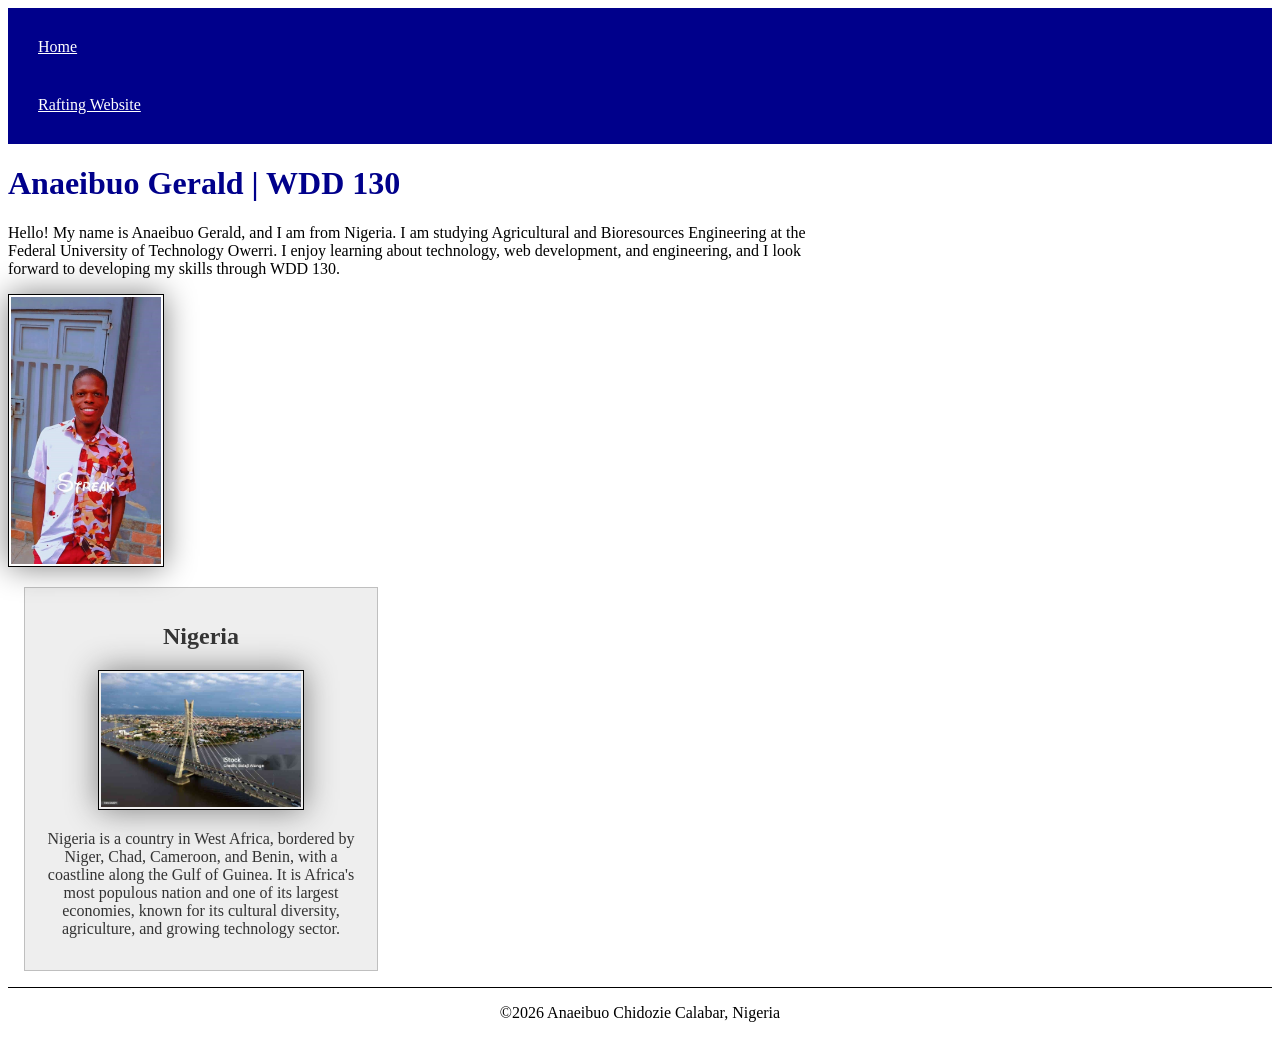
<file: index.html>
<!DOCTYPE html>
<html lang="en">

<head>
    <meta charset="UTF-8">
    <meta name="viewport" content="width=device-width, initial-scale=1.0">
    <title>Anaeibuo Gerald | WDD 130</title>
    <meta name="description"
      content="Anaeibuo's course home page for WDD 130, showcasing my background in agricultural and biosystems engineering.">
    <meta name="author" content="Anaeibuo">
    <link rel="stylesheet" href="styles/styles.css">
</head>

<body>
    <header>
        <nav>
            <a href="#">Home</a>
            <a href="wwr/">Rafting Website</a>
        </nav>
    </header>
    <main>
        <h1>Anaeibuo Gerald | WDD 130</h1>
        <p>
            Hello! My name is Anaeibuo Gerald, and I am from Nigeria. I am studying Agricultural and
            Bioresources Engineering at the Federal University of Technology Owerri. I enjoy
            learning about
            technology, web development, and engineering, and I look forward to developing my skills
            through WDD
            130.
        </p>
        <img src="images/profile.jpg" alt="Anaeibuo Gerald smiling." width="200">
    </main>
    <aside>
        <h2>Nigeria</h2>
        <img src="images/nigeria.jpg" alt="Landscape in Nigeria.">
        <p>
            Nigeria is a country in West Africa, bordered by Niger, Chad, Cameroon, and Benin, with
            a coastline along the Gulf of Guinea. It is Africa's most populous nation and one of its
            largest economies, known for its cultural diversity, agriculture, and growing technology
            sector.
        </p>
    </aside>
    <footer>
        <p>&copy;2026 Anaeibuo Chidozie Calabar, Nigeria</p>
    </footer>
</body>

</html>
</file>
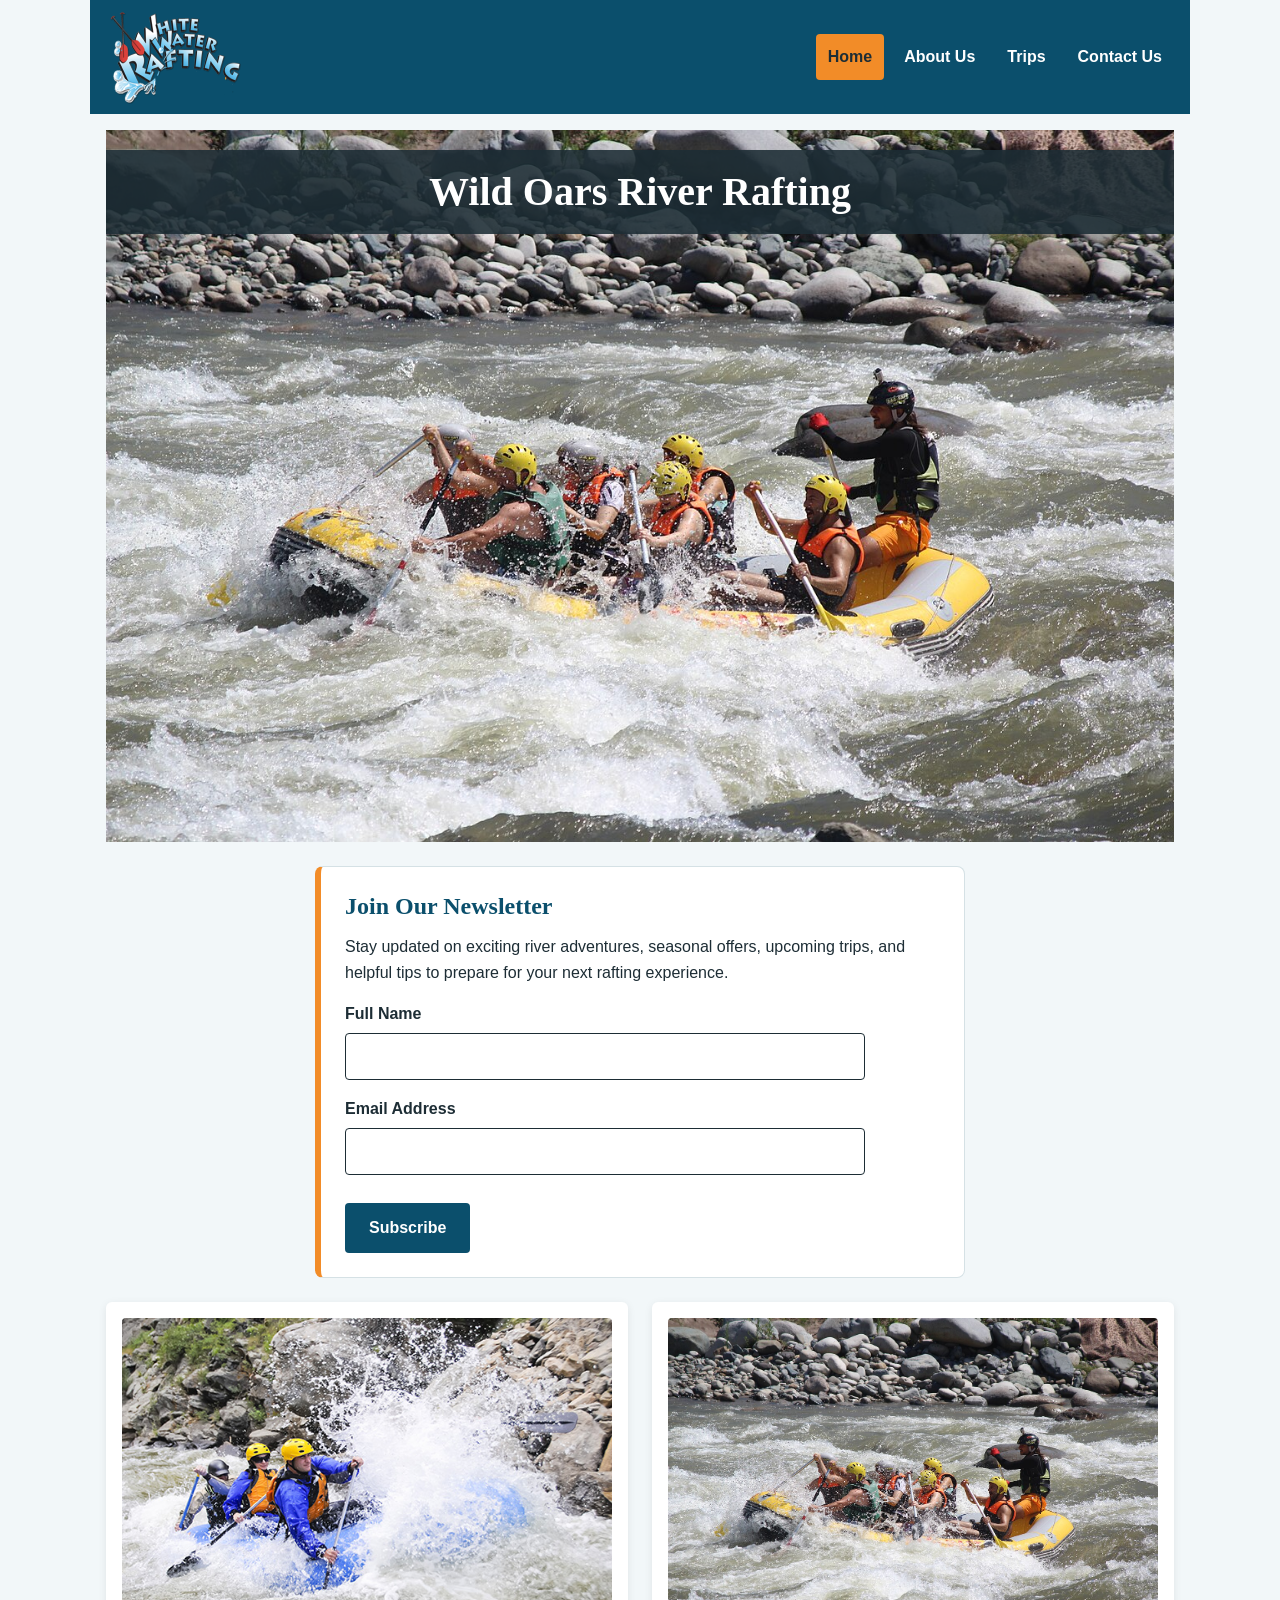
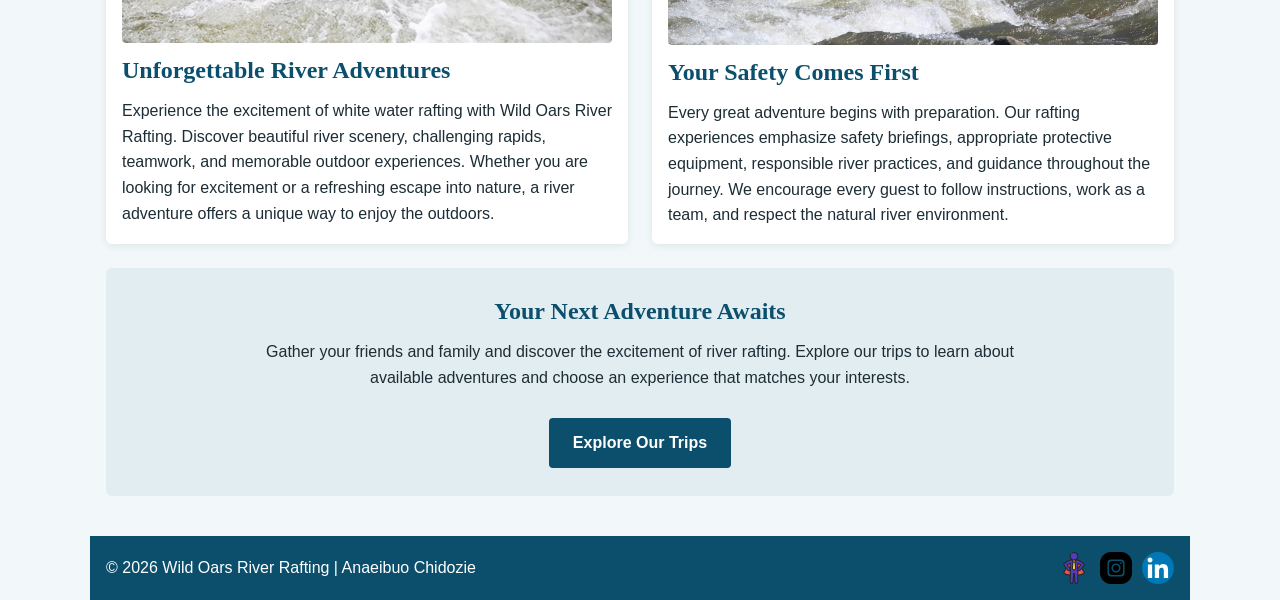
<file: wwr/index.html>
<!DOCTYPE html>
<html lang="en">

<head>
    <meta charset="UTF-8">
    <meta name="viewport" content="width=device-width, initial-scale=1.0">

    <meta name="description" content="Discover exciting white water rafting adventures with Wild Oars River Rafting. Explore river experiences, outdoor activities, and unforgettable adventures.">

    <meta name="author" content="Anaeibuo Chidozie">

    <title>Home | Wild Oars River Rafting</title>

    <link rel="stylesheet" href="styles/rafting.css">
</head>

<body>
    <header>
        <img src="images/logo.png"
             alt="Wild Oars River Rafting logo"
             width="137"
             height="98">

        <nav>
            <ul>
                <li><a href="index.html" aria-current="page">Home</a></li>
                <li><a href="about.html">About Us</a></li>
                <li><a href="trips.html">Trips</a></li>
                <li><a href="contact.html">Contact Us</a></li>
            </ul>
        </nav>
    </header>

    <main>
        <section class="hero">
            <img src="images/hero-rafting.jpg"
                 alt="Rafters navigating exciting white water rapids">

            <h1>Wild Oars River Rafting</h1>
        </section>

        <section class="newsletter">
            <h2>Join Our Newsletter</h2>

            <p>
                Stay updated on exciting river adventures, seasonal
                offers, upcoming trips, and helpful tips to prepare
                for your next rafting experience.
            </p>

            <form action="#" method="get">
                <div class="field">
                    <label for="newsletter-name">Full Name</label>
                    <input type="text"
                           id="newsletter-name"
                           name="name"
                           autocomplete="name"
                           required>
                </div>

                <div class="field">
                    <label for="newsletter-email">Email Address</label>
                    <input type="email"
                           id="newsletter-email"
                           name="email"
                           autocomplete="email"
                           required>
                </div>

                <button class="submit-button" type="submit">
                    Subscribe
                </button>
            </form>
        </section>

        <section class="home-grid">
            <article>
                <img src="images/happy-rafters.jpg"
                     alt="Rafters enjoying a white water adventure">

                <h2>Unforgettable River Adventures</h2>

                <p>
                    Experience the excitement of white water rafting
                    with Wild Oars River Rafting. Discover beautiful
                    river scenery, challenging rapids, teamwork, and
                    memorable outdoor experiences. Whether you are
                    looking for excitement or a refreshing escape into
                    nature, a river adventure offers a unique way to
                    enjoy the outdoors.
                </p>
            </article>

            <article>
                <img src="images/hero-rafting.jpg"
                     alt="A rafting team navigating powerful rapids">

                <h2>Your Safety Comes First</h2>

                <p>
                    Every great adventure begins with preparation.
                    Our rafting experiences emphasize safety
                    briefings, appropriate protective equipment,
                    responsible river practices, and guidance
                    throughout the journey. We encourage every guest
                    to follow instructions, work as a team, and
                    respect the natural river environment.
                </p>
            </article>
        </section>

        <section class="call-to-action">
            <h2>Your Next Adventure Awaits</h2>

            <p>
                Gather your friends and family and discover the
                excitement of river rafting. Explore our trips to
                learn about available adventures and choose an
                experience that matches your interests.
            </p>

            <a class="cta-link" href="trips.html">
                Explore Our Trips
            </a>
        </section>
    </main>

    <footer>
        <p>
            &copy; 2026 Wild Oars River Rafting |
            Anaeibuo Chidozie
        </p>

        <nav class="socialmedia">
            <a href="https://facebook.com"
               aria-label="Visit Facebook">
                <img src="images/hero.png"
                     alt="Facebook">
            </a>

            <a href="https://instagram.com"
               aria-label="Visit Instagram">
                <img src="images/instagram.png"
                     alt="Instagram">
            </a>

            <a href="https://linkedin.com"
               aria-label="Visit LinkedIn">
                <img src="images/linkedin.svg"
                     alt="LinkedIn">
            </a>
        </nav>
    </footer>
</body>

</html>
</file>
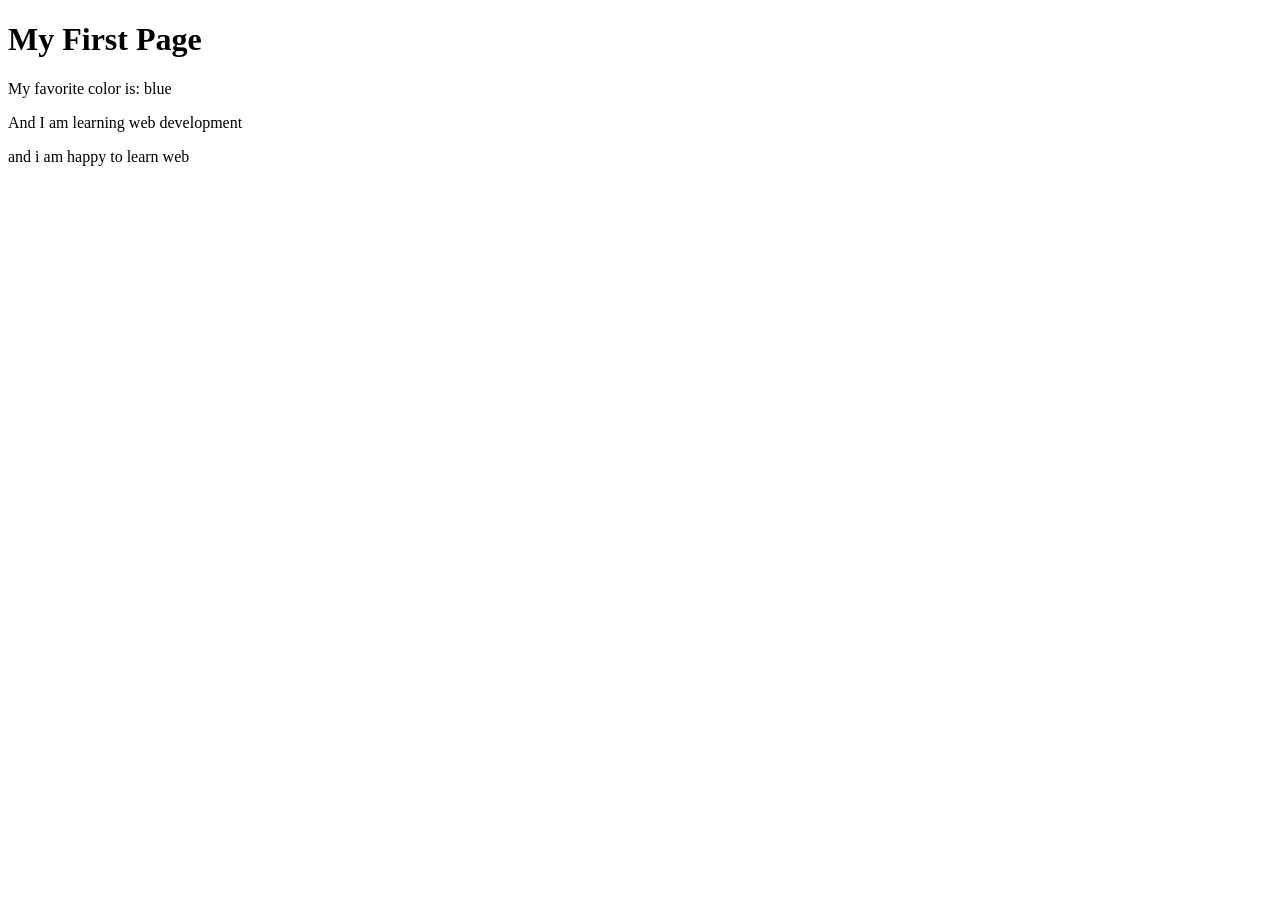
<file: week01/first-page.html>
<!DOCTYPE html>
<html lang="en">

<head>
    <meta charset="UTF-8">
    <meta name="viewport" content="width=device-width, initial-scale=1.0">
    <title>My First Page</title>
</head>

<body>
    <h1>My First Page</h1>
    <p>My favorite color is: blue </p>
    <p>And I am learning web development </p>
    <p> and i am happy to learn web</p>
</body>

</html>
</file>
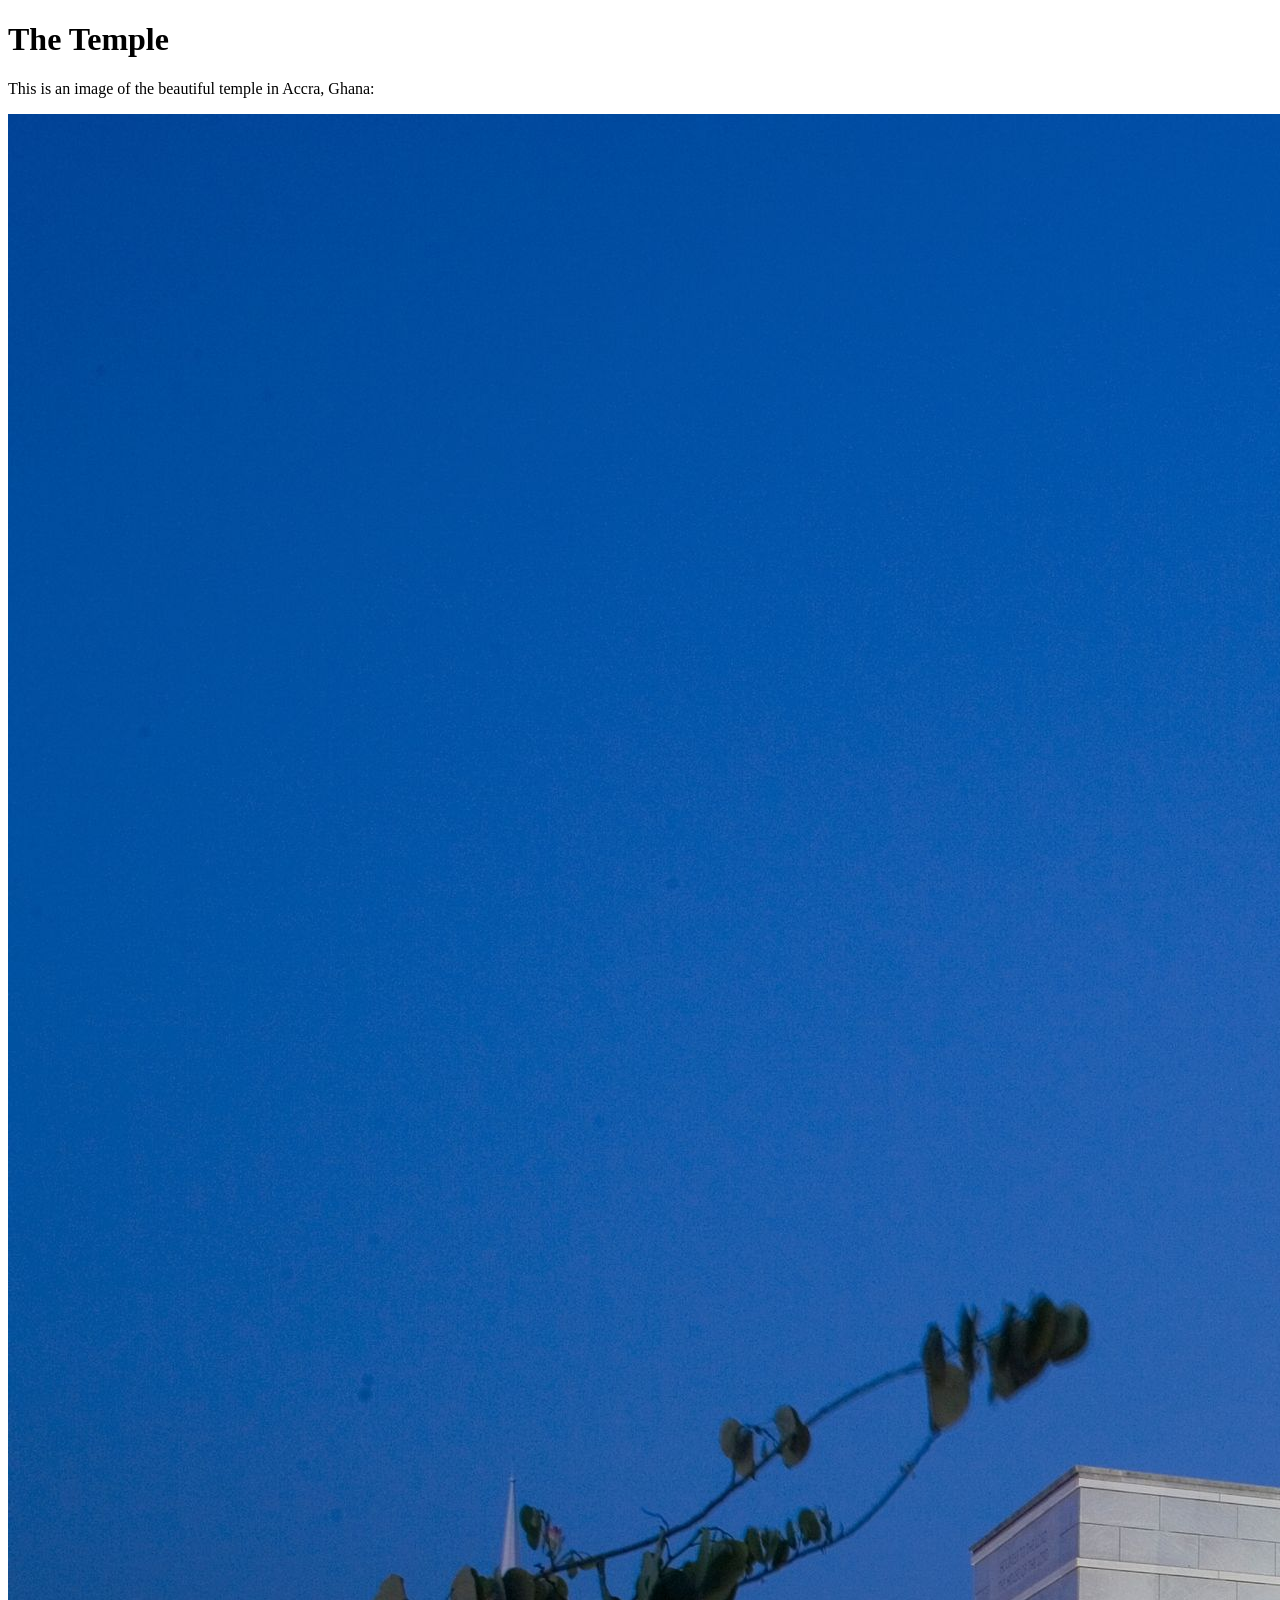
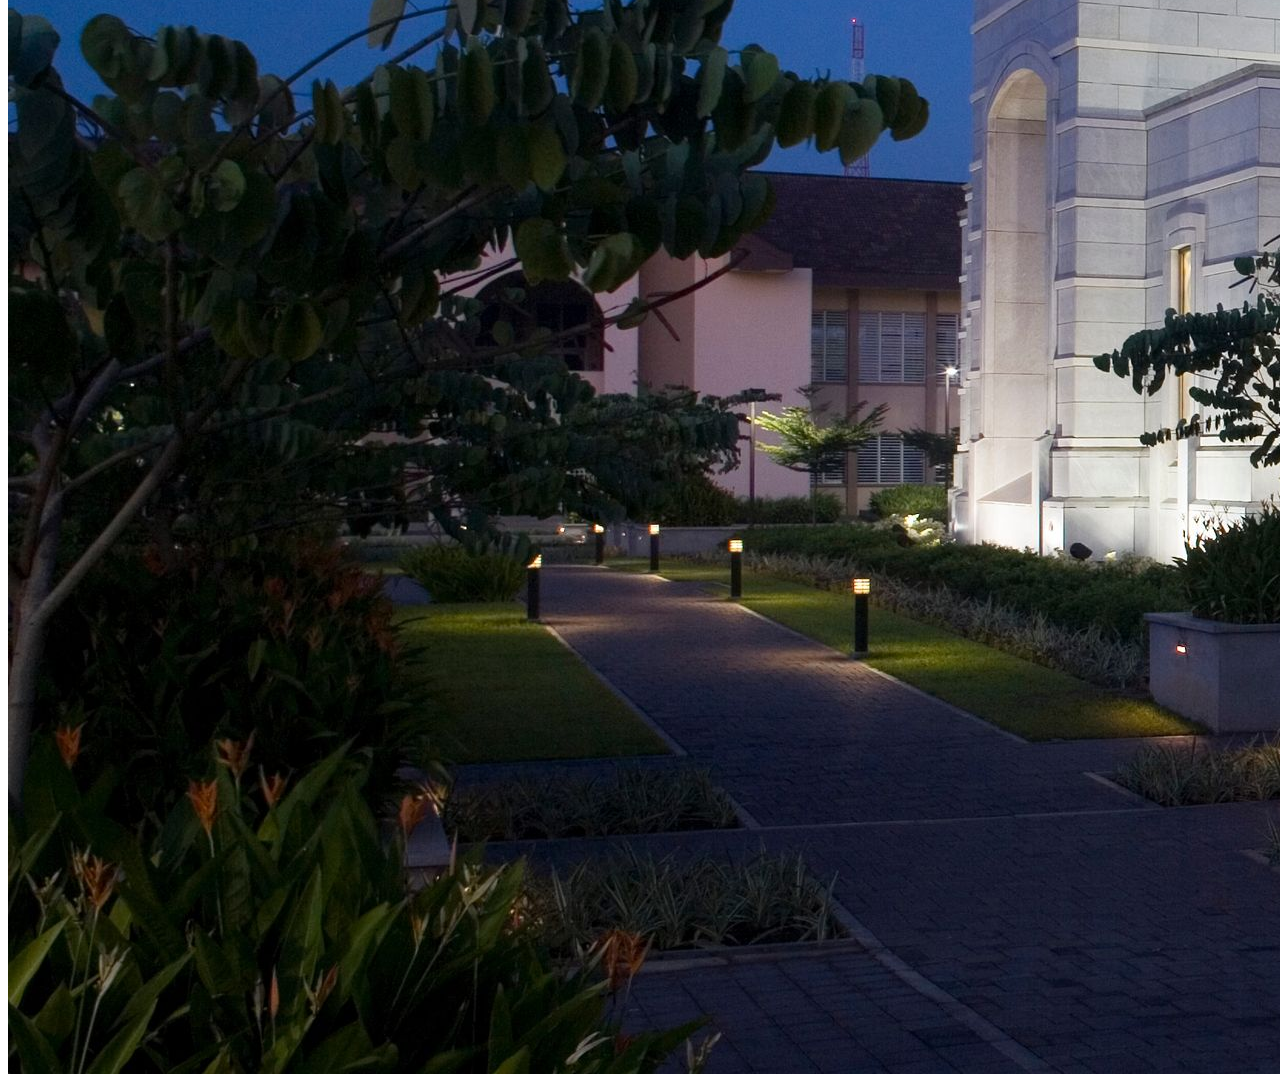
<file: week01/images.html>
<!DOCTYPE html>
<html lang="en">
<head>
    <meta charset="UTF-8">
    <meta name="viewport" content="width=device-width, initial-scale=1.0">
    <title>Temple Image</title>
</head>
<body>
    <h1>The Temple</h1>
    <p>This is an image of the beautiful temple in Accra, Ghana:</p>
    <img src="images/temple-large.jpeg" alt="The Accra Ghana Temple">
    
</body>
</html>
</file>
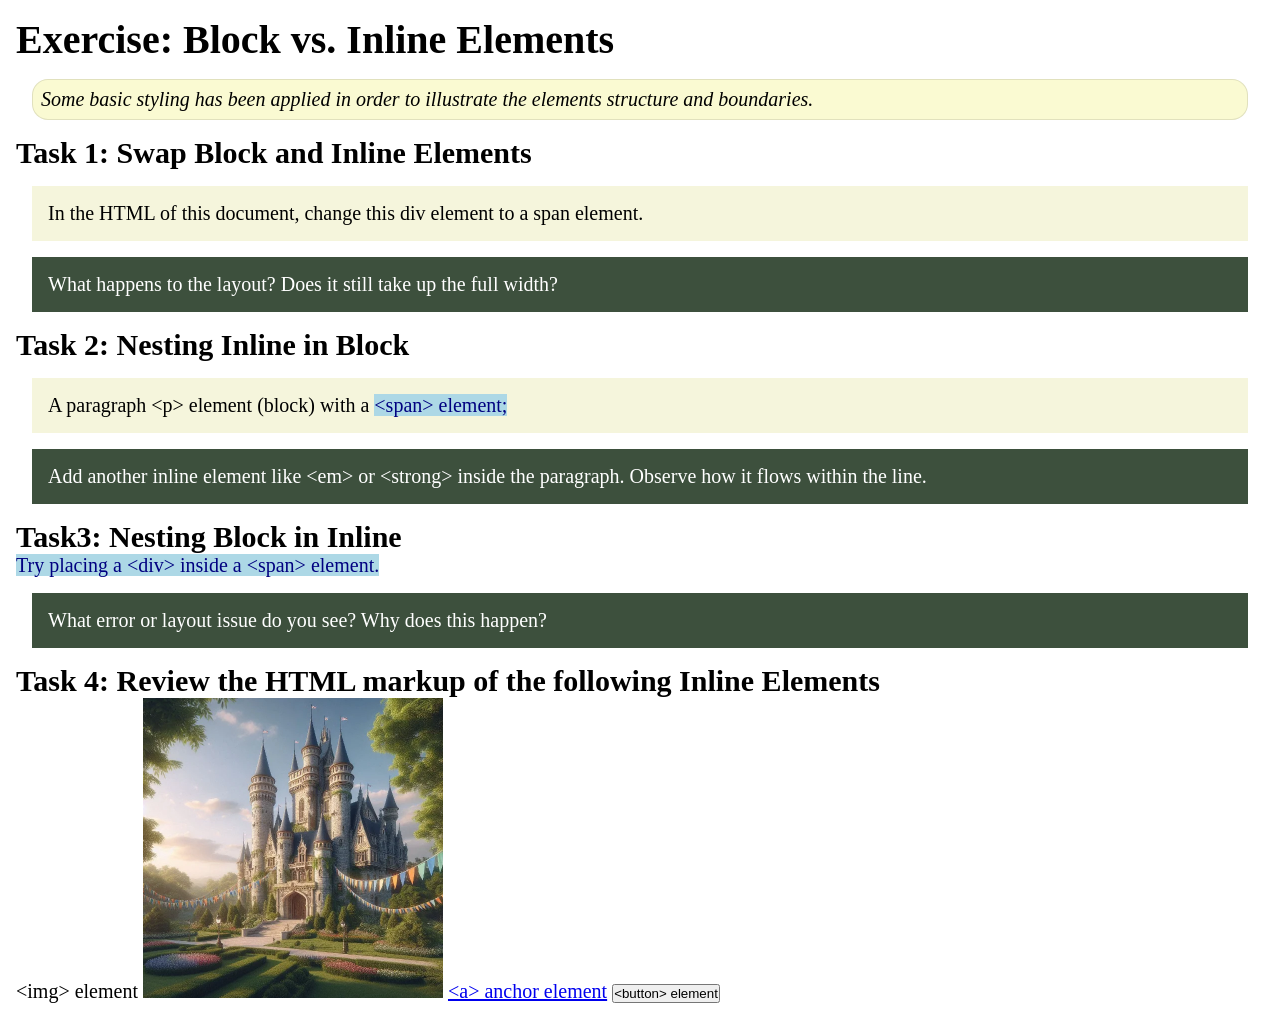
<file: week02/block-vs-inline.html>
<!DOCTYPE html>
<html lang="en">

<head>
    <meta charset="UTF-8">
    <meta name="viewport" content="width=device-width, initial-scale=1.0">
    <title>Exercise: Block vs. Inline Elements</title>
    <link rel="stylesheet" href="styles/block-vs-inline.css">
</head>

<body>
    <main>
        <h1>Exercise: Block vs. Inline Elements</h1>
        <p class="note">Some basic styling has been applied in order to illustrate the elements structure and
            boundaries.</p>

        <h2>Task 1: Swap Block and Inline Elements</h2>
        <div>In the HTML of this document, change this div element to a span element.</div>

        <p class="question">What happens to the layout? Does it still take up the full width?</p>

        <h2>Task 2: Nesting Inline in Block</h2>
        <p>A paragraph &lt;p&gt; element (block) with a <span>&lt;span&gt; element;</span></p>
        <p class="question">Add another inline element like &lt;em&gt; or &lt;strong&gt; inside the paragraph. Observe
            how it flows within the line.</p>

        <h2>Task3: Nesting Block in Inline</h2>
        <span>Try placing a &lt;div&gt; inside a &lt;span&gt; element.</span>
            <p class="question">What error or layout issue do you see? Why does this happen?</p>


            <h2>Task 4: Review the HTML markup of the following Inline Elements</h2>
        &lt;img&gt; element
        <img src="images/castle.webp" alt="placeholder image (images are inline)" width="300" height="300">
        <a href="https://churchofjesuschrist.org">&lt;a&gt; anchor element</a>
        <button type="button">&lt;button&gt; element</button>
    </main>
</body>

</html>
</file>
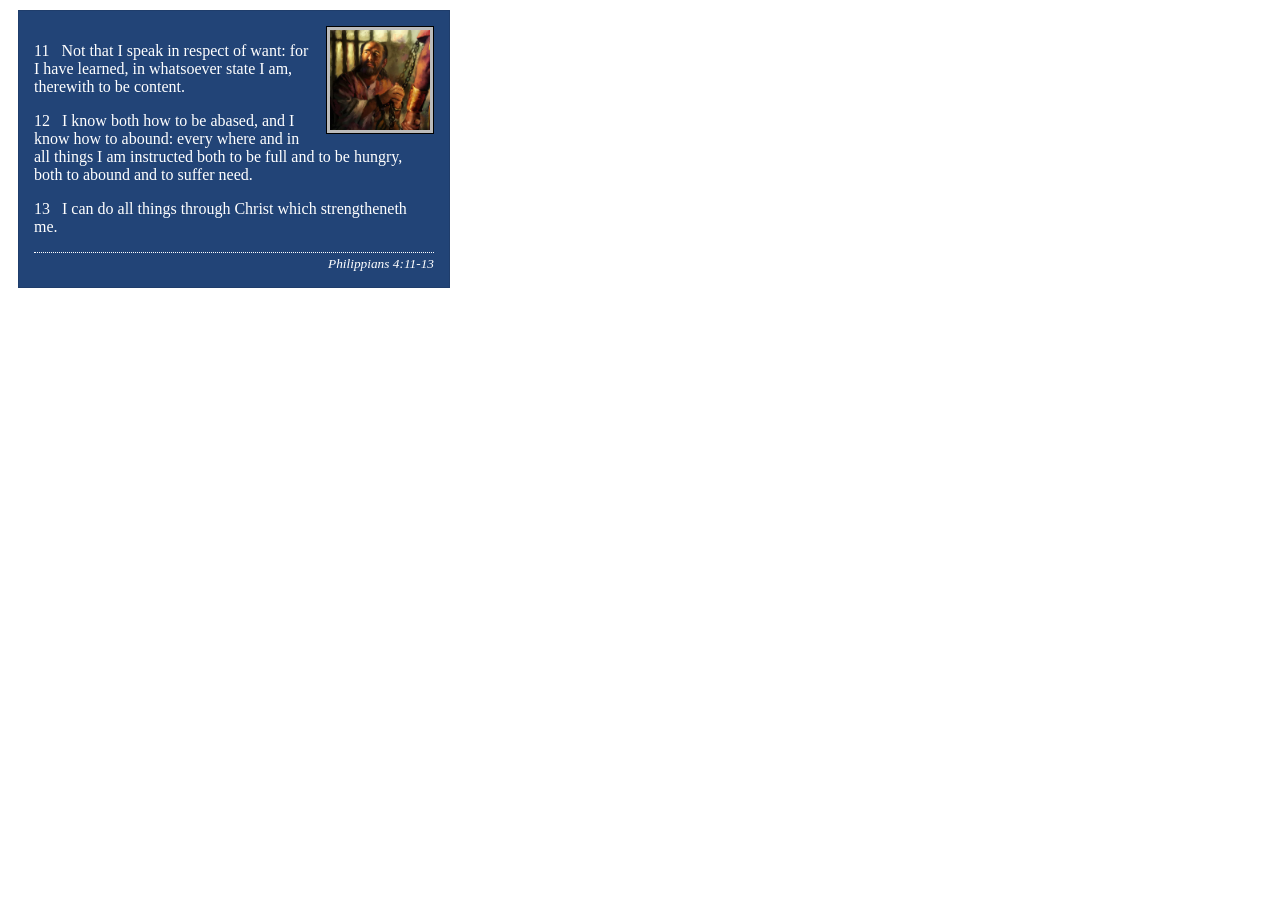
<file: week02/box-model-solution.html>
<!DOCTYPE html>
<html lang="en">
<head>
    <meta charset="UTF-8">
    <meta name="viewport" content="width=device-width, initial-scale=1.0">
    <title>Box Model Activity</title>
    <link rel="stylesheet" href="styles/box-model-solution.css">
</head>
<body>
    <main>
        <div class="callout">
            <img src="images/apostle-paul-imprisoned.webp" alt="Paul the Apostle - Imprisoned in Rome" width="200" height="200">
            <blockquote>
                <p>11 &nbsp; Not that I speak in respect of want: for I have learned, in whatsoever state I am, therewith to be content.</p>
                <p>12 &nbsp; I know both how to be abased, and I know how to abound: every where and in all things I am instructed both to be full and to be hungry, both to abound and to suffer need.</p>
                <p>13 &nbsp; I can do all things through Christ which strengtheneth me.</p>
            </blockquote>
            <cite>Philippians 4:11-13</cite>
        </div>
    </main>
</body>
</html>
</file>
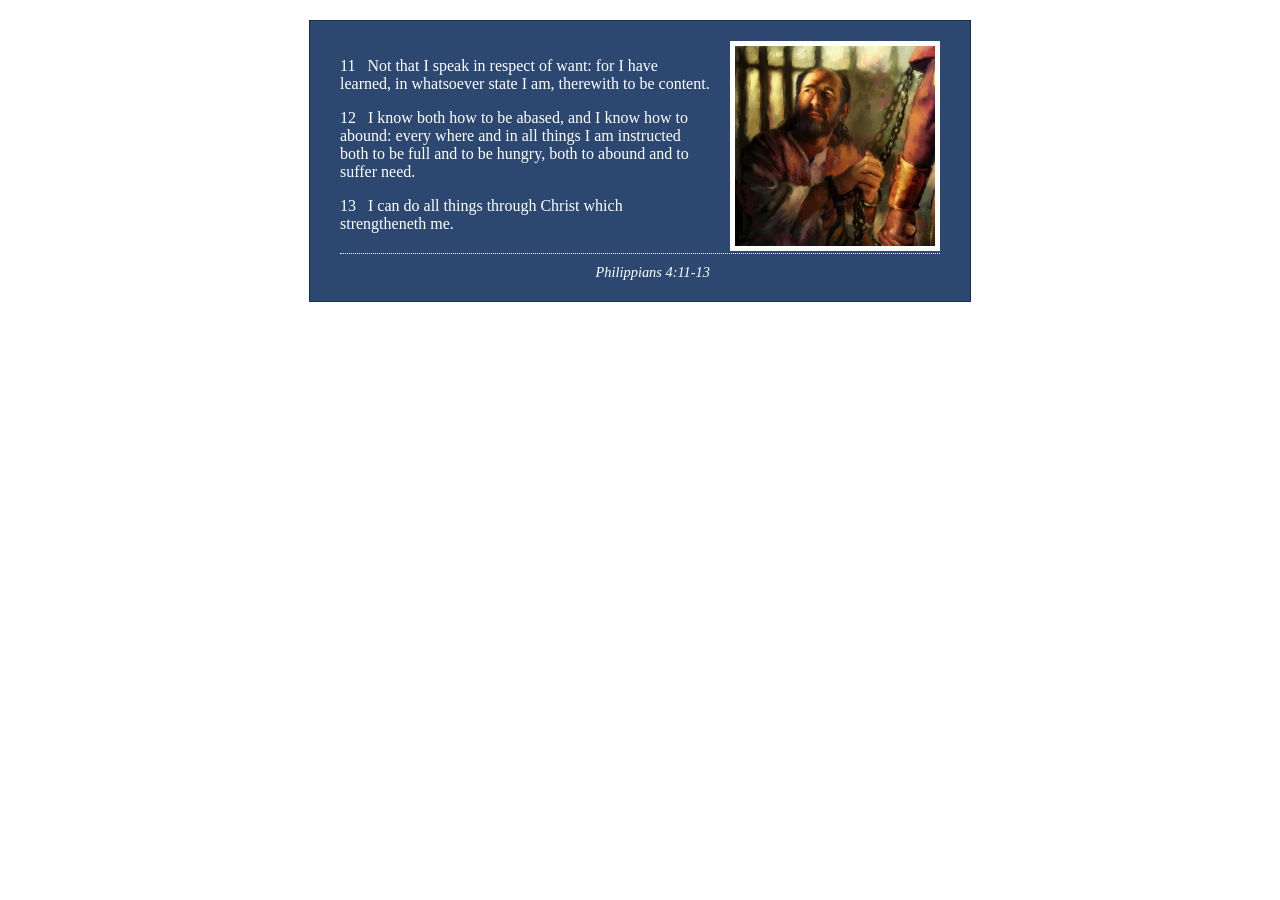
<file: week02/box-model.html>
<!DOCTYPE html>
<html lang="en">

<head>
    <meta charset="UTF-8">
    <meta name="viewport" content="width=device-width, initial-scale=1.0">
    <title>Box Model Activity</title>
    <link rel="stylesheet" href="styles/box-model.css">
</head>

<body>
    <main>
        <div class="callout">
            <img src="images/apostle-paul-imprisoned.webp"
              alt="Paul the Apostle - Imprisoned in Rome" width="200" height="200">
            <blockquote>
                <p>11 &nbsp; Not that I speak in respect of want: for I have learned, in whatsoever
                    state I am, therewith to be content.</p>
                <p>12 &nbsp; I know both how to be abased, and I know how to abound: every where and
                    in all things I am instructed both to be full and to be hungry, both to abound
                    and to suffer need.</p>
                <p>13 &nbsp; I can do all things through Christ which strengtheneth me.</p>
            </blockquote>
            <cite>Philippians 4:11-13</cite>
        </div>
    </main>
</body>

</html>
</file>
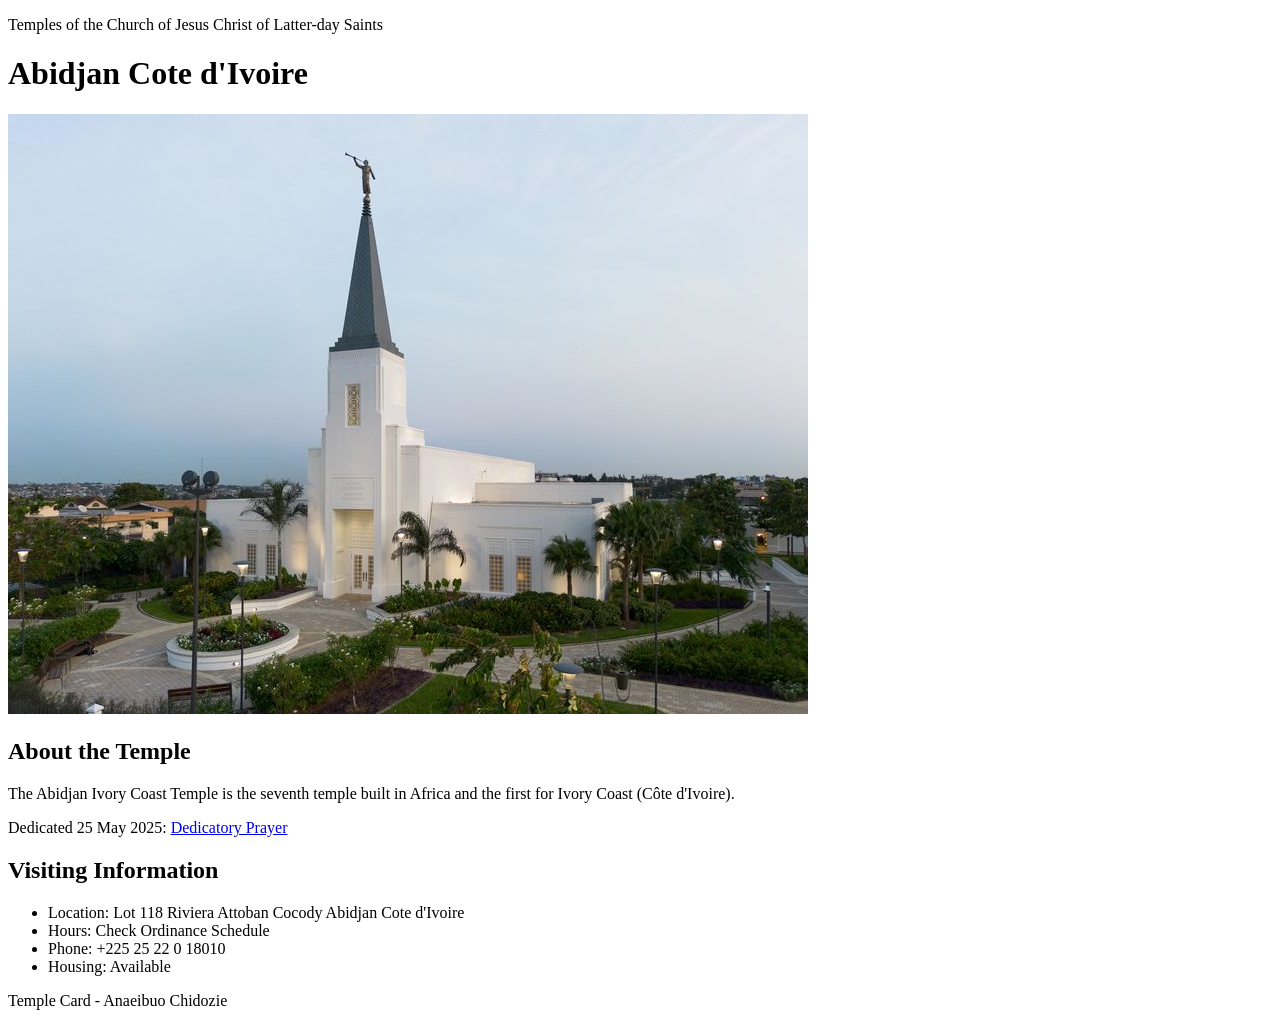
<file: week02/temple.html>
<!DOCTYPE html>
<html lang="en">

<head>
    <meta charset="UTF-8">
    <meta name="viewport" content="width=device-width, initial-scale=1.0">
    <title>Temple Card - Abidjan Cote d'Ivoire</title>
</head>

<body>
    <header>
        <p>Temples of the Church of Jesus Christ of Latter-day Saints</p>
    </header>
    <main>
        <h1>Abidjan Cote d'Ivoire</h1>
        <picture>
            <img src="images/abidjan-ivory-coast.jpeg" alt="Abidjan Cote d'Ivoire Temple">
        </picture>
        <section>
            <h2>About the Temple</h2>
            <p>The Abidjan Ivory Coast Temple is the seventh temple built in Africa and the first
                for Ivory Coast (Côte
                d'Ivoire).</p>
            <p>Dedicated 25 May 2025: <a
                  href="https://www.churchofjesuschrist.org/temples/dedicatory-prayer/abidjan-ivory-coast-temple/2025-05-25?lang=eng"
                  target="_blank" rel="noopener noreferrer">Dedicatory Prayer</a></p>
        </section>
        <section>
            <h2>Visiting Information</h2>
            <ul>
                <li>Location: Lot 118 Riviera Attoban Cocody Abidjan Cote d'Ivoire</li>
                <li>Hours: Check Ordinance Schedule</li>
                <li>Phone: +225 25 22 0 18010</li>
                <li>Housing: Available</li>
            </ul>
        </section>
    </main>
    <footer>
        <p>Temple Card - Anaeibuo Chidozie</p>
    </footer>
</body>

</html>
</file>
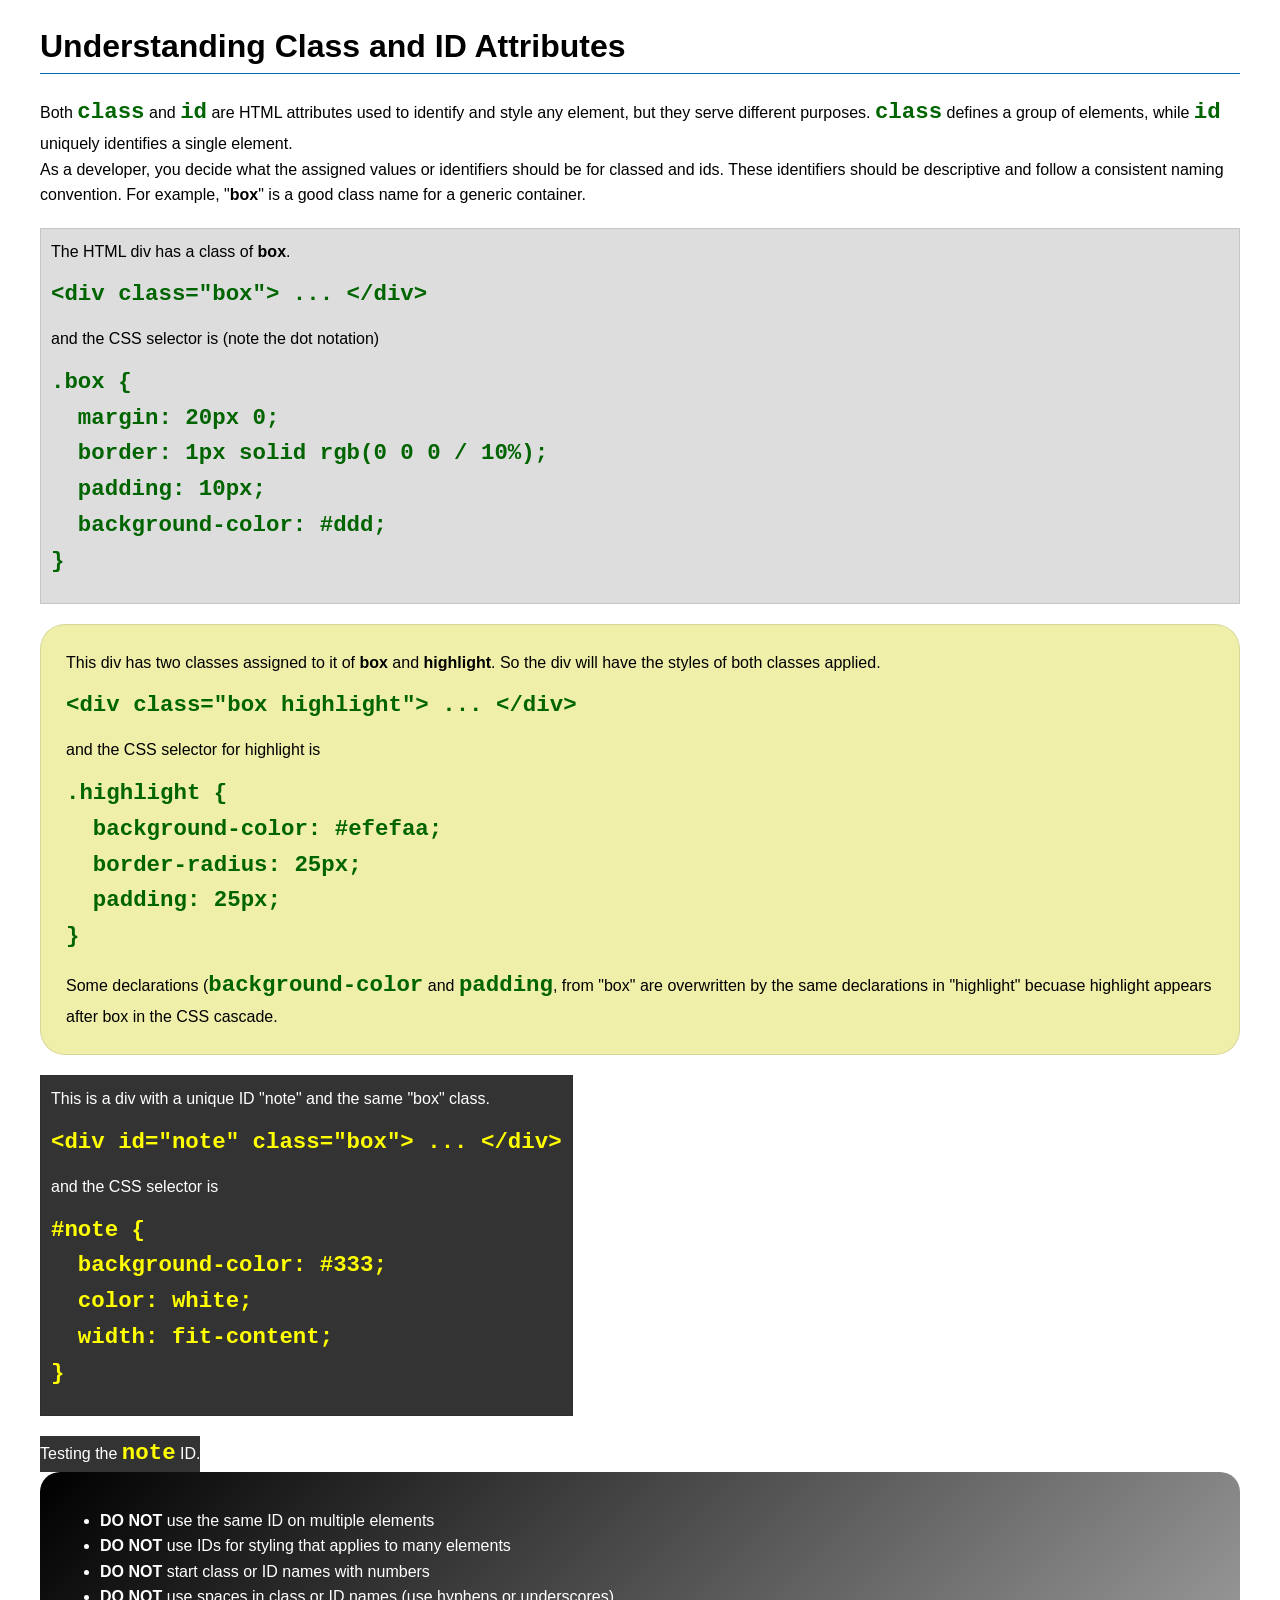
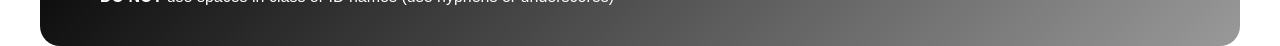
<file: week03/class-and-id.html>
<!DOCTYPE html>
<html lang="en">

<head>
    <meta charset="UTF-8">
    <meta name="viewport" content="width=device-width, initial-scale=1.0">
    <title>Class vs ID Attributes</title>
    <link rel="stylesheet" href="styles/class-and-id.css">
</head>

<body>
    <h1>Understanding Class and ID Attributes</h1>
    <p>Both <code>class</code> and <code>id</code> are HTML attributes used to identify and style any element, but they
        serve different purposes. <code>class</code> defines a group of elements, while <code>id</code> uniquely
        identifies a single element.</p>
    <p>As a developer, you decide what the assigned values or identifiers should be for classed and ids. These
        identifiers should be
        descriptive and follow a consistent naming convention. For example, "<strong>box</strong>" is a good class name
        for a generic container.</p>
    <div class="box">
        <p>The HTML div has a class of <strong>box</strong>.</p>
        <pre><code class="html">&lt;div class="box"&gt; ... &lt;/div&gt;</code></pre>
        and the CSS selector is (note the dot notation)
        <pre><code class="css">.box {
  margin: 20px 0;
  border: 1px solid rgb(0 0 0 / 10%);
  padding: 10px;
  background-color: #ddd; 
}</code></pre>
    </div>

    <div class="box highlight">
        <p>This div has two classes assigned to it of <strong>box</strong> and <strong>highlight</strong>. So the div
            will have the styles of both classes applied.</p>
        <pre><code class="html">&lt;div class="box highlight"&gt; ... &lt;/div&gt;</code></pre>
        and the CSS selector for highlight is
        <pre><code class="css">.highlight {
  background-color: #efefaa;
  border-radius: 25px;
  padding: 25px;
}</code></pre>
<p>Some declarations (<code>background-color</code> and <code>padding</code>, from "box" are overwritten by the same declarations in "highlight" becuase highlight appears after box in the CSS cascade.</p>
    </div>

    <div id="note" class="box">
        <p>This is a div with a unique ID "note" and the same "box" class.</p>
        <pre><code class="html">&lt;div id="note" class="box"&gt; ... &lt;/div&gt;</code></pre>
        and the CSS selector is
        <pre><code class="css">#note {
  background-color: #333;
  color: white;
  width: fit-content;
}</code></pre>
    </div>

    <div id="note">
        <p>Testing the <code>note</code> ID.</p>
    </div>

    <section id="best-practice">
        <ul>
            <li><strong>DO NOT</strong> use the same ID on multiple elements</li>
            <li><strong>DO NOT</strong> use IDs for styling that applies to many elements</li>
            <li><strong>DO NOT</strong> start class or ID names with numbers</li>
            <li><strong>DO NOT</strong> use spaces in class or ID names (use hyphens or underscores)</li>
        </ul>
    </section>




</body>

</html>
</file>
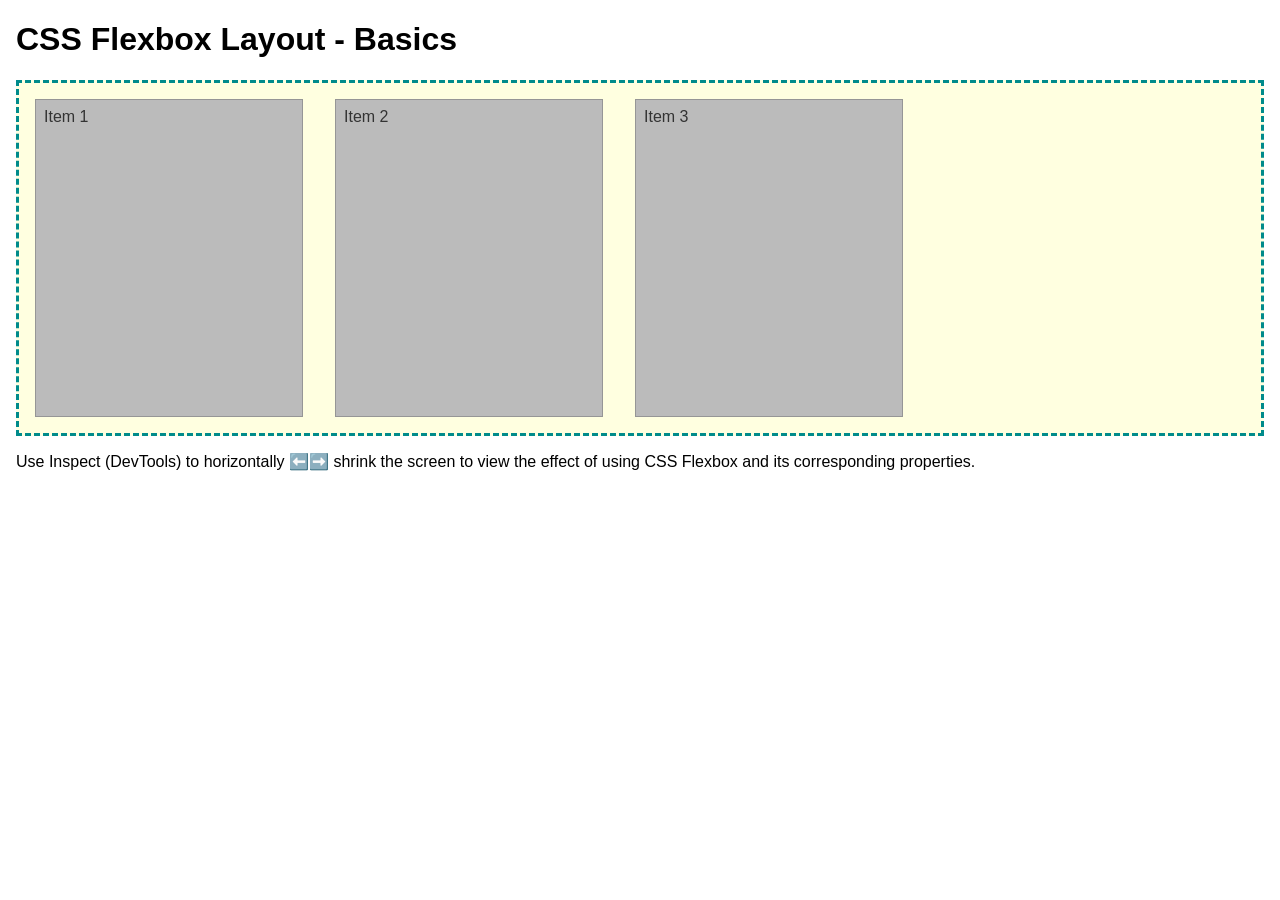
<file: week04/flexbox-layout.html>
<!DOCTYPE html>
<html lang="en">
<head>
    <meta charset="UTF-8">
    <meta name="viewport" content="width=device-width, initial-scale=1.0">
    <title>CSS Flexbox Layout - Basics</title>
    <link rel="stylesheet" href="styles/flexbox.css">
</head>
<body>
    <main>
        <h1>CSS Flexbox Layout - Basics</h1>
        <div class="flex-container">
            <div class="flex-item item1">Item 1</div>
            <div class="flex-item item2">Item 2</div>
            <div class="flex-item item3">Item 3</div>
        </div>
        <p>Use Inspect (DevTools) to horizontally ⬅️➡️ shrink the screen to view the effect of using CSS Flexbox and its corresponding properties.</p>
    </main>
</body>
</html>
</file>
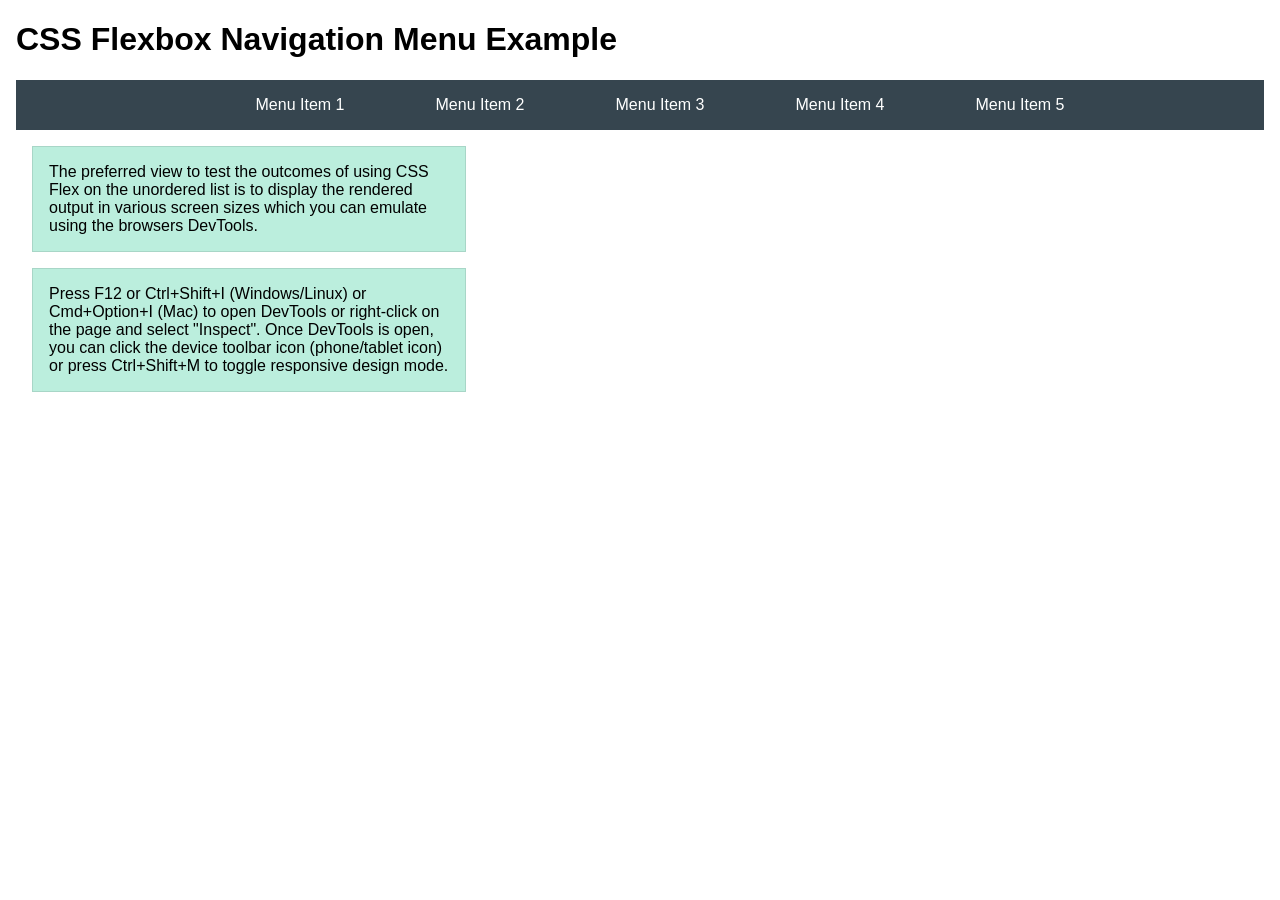
<file: week04/flexbox-menu.html>
<!DOCTYPE html>
<html lang="en">
<head>
    <meta charset="UTF-8">
    <meta name="viewport" content="width=device-width, initial-scale=1.0">
    <title>CSS Flexbox - Navigation Menu</title>
    <link rel="stylesheet" href="styles/flexbox-menu.css">
</head>
<body>
    <main>
        <h1>CSS Flexbox Navigation Menu Example</h1>
        <nav>
            <ul>
                <li><a href="#">Menu Item 1</a></li>
                <li><a href="#">Menu Item 2</a></li>
                <li><a href="#">Menu Item 3</a></li>
                <li><a href="#">Menu Item 4</a></li>
                <li><a href="#">Menu Item 5</a></li>
            </ul>
        </nav>
        <p>The preferred view to test the outcomes of using CSS Flex on the unordered list is to display the rendered output in various screen sizes which you can emulate using the browsers DevTools.</p>

        <p>Press F12 or Ctrl+Shift+I (Windows/Linux) or Cmd+Option+I (Mac) to open DevTools or right-click on the page and select "Inspect". Once DevTools is open, you can click the device toolbar icon (phone/tablet icon) or press Ctrl+Shift+M to toggle responsive design mode.</p>

                      
        
    </main>
</body>
</html>
</file>
<file: styles/styles.css>
nav {
    background-color: darkblue;
    padding: 10px;
}

nav a {
    color: white;
    display: block;
    padding: 20px;
}

h1 {
    color: darkblue;
}

img {
    width: 150px;
    height: auto;
    border: 1px solid black;
    padding: 2px;
    box-shadow: 0 0 30px gray;
}

p {
    padding: 0;
}

main {
    max-width: 840px;
}

main img {
    width: 150px;
    height: auto;
    border: 1px solid black;
    padding: 2px;
    box-shadow: 0 0 30px gray;
}

aside {
    width: 20rem;
    margin: 1rem;
    border: 1px solid rgb(0 0 0 / 0.2);
    padding: 1rem;
    background-color: #eee;
    color: #333;
    text-align: center;
}

aside img {
    width: 200px;
    height: auto;
}

footer {
    margin-top: 15px;
    border-top: 1px solid #000;
    text-align: center;
}
</file>
<file: wwr/styles/rafting.css>
/* =========================================
   WILD OARS RIVER RAFTING
   Shared stylesheet for all website pages
   ========================================= */

/* 1. Variables */
:root {
    --primary-color: #0b4f6c;
    --secondary-color: #f2f7f9;
    --accent1-color: #1d2d35;
    --accent2-color: #f28c28;
    --heading-font: "Georgia", "Times New Roman", serif;
    --body-font: "Trebuchet MS", Arial, Helvetica, sans-serif;
}

/* 2. Global styles */
* {
    margin: 0;
    padding: 0;
    box-sizing: border-box;
}

body {
    font-family: var(--body-font);
    color: var(--accent1-color);
    background-color: var(--secondary-color);
    line-height: 1.6;
    font-size: 16px;
}

img {
    max-width: 100%;
    height: auto;
}

h1,
h2,
h3 {
    font-family: var(--heading-font);
    color: var(--primary-color);
    line-height: 1.3;
}

h2 {
    margin-bottom: 12px;
}

p {
    margin-bottom: 12px;
}

a {
    color: var(--primary-color);
}

/* 3. Shared page layout */
header,
main,
footer {
    width: 100%;
    max-width: 1100px;
    margin: 0 auto;
}

main {
    padding: 16px;
}

section,
article {
    padding: 8px;
}

/* 4. Header and navigation */
header {
    display: flex;
    align-items: center;
    justify-content: space-between;
    gap: 16px;
    padding: 8px 16px;
    background-color: var(--primary-color);
}

header > img {
    display: block;
    width: 137px;
    height: auto;
    flex-shrink: 0;
}

header nav ul {
    display: flex;
    flex-wrap: wrap;
    align-items: center;
    list-style: none;
    gap: 8px;
}

header nav a {
    display: block;
    padding: 10px 12px;
    color: #ffffff;
    text-decoration: none;
    font-weight: bold;
    border-radius: 4px;
}

header nav a:hover,
header nav a:focus-visible,
header nav a[aria-current="page"] {
    background-color: var(--accent2-color);
    color: var(--accent1-color);
}

/* 5. Hero section */
.hero {
    position: relative;
    margin: 0 0 24px;
    padding: 0;
}

.hero > img {
    display: block;
    width: 100%;
    height: auto;
}

.hero h1 {
    position: absolute;
    top: 20px;
    left: 0;
    width: 100%;
    padding: 16px;
    text-align: center;
    background-color: rgba(29, 45, 53, 0.88);
    color: #ffffff;
    font-size: clamp(1.5rem, 4vw, 2.5rem);
}

.hero article {
    position: absolute;
    bottom: 16px;
    left: 16px;
    width: min(440px, calc(100% - 32px));
    margin: 0;
    padding: 12px;
    background-color: rgba(255, 255, 255, 0.94);
    border-left: 6px solid var(--accent2-color);
    border-radius: 4px;
}

.hero article p {
    margin: 0;
    padding: 0;
}

.hero article img {
    float: right;
    width: 125px;
    height: auto;
    margin: 0 0 8px 12px;
    border: 3px solid #ffffff;
    box-shadow: 0 2px 6px rgba(0, 0, 0, 0.25);
}

/* 6. Standard page titles */
.page-title {
    position: static;
    width: auto;
    margin: 16px 0;
    padding: 0;
    background: none;
    color: var(--primary-color);
    opacity: 1;
    text-align: left;
    font-size: 2rem;
}

/* 7. Homepage newsletter */
.newsletter {
    width: calc(100% - 32px);
    max-width: 650px;
    margin: 24px auto;
    padding: 24px;
    background-color: #ffffff;
    border: 1px solid #d5e1e5;
    border-left: 6px solid var(--accent2-color);
    border-radius: 8px;
}

.newsletter h2 {
    margin-bottom: 12px;
}

.newsletter p {
    margin-bottom: 16px;
}

.newsletter form {
    width: 100%;
    max-width: 520px;
    margin: 16px 0 0;
}

/* 8. Form fields */
.field {
    margin-bottom: 16px;
}

.field label,
.newsletter label {
    display: block;
    margin-bottom: 6px;
    font-weight: bold;
}

.contact-form input[type="text"],
.contact-form input[type="email"],
.contact-form textarea,
.newsletter input[type="text"],
.newsletter input[type="email"] {
    display: block;
    width: 100%;
    padding: 10px;
    border: 1px solid var(--accent1-color);
    border-radius: 4px;
    background-color: #ffffff;
    color: var(--accent1-color);
    font: inherit;
}

.contact-form input:focus-visible,
.contact-form textarea:focus-visible,
.newsletter input:focus-visible {
    outline: 2px solid var(--accent2-color);
    outline-offset: 2px;
}

.contact-form textarea {
    min-height: 140px;
    resize: vertical;
}

.contact-form fieldset {
    margin-bottom: 16px;
    padding: 12px;
    border: 1px solid var(--accent1-color);
    border-radius: 4px;
}

.contact-form legend {
    padding: 0 4px;
    font-weight: bold;
}

.option {
    display: flex;
    align-items: center;
    gap: 8px;
    margin-bottom: 8px;
}

.option input {
    width: 20px;
    height: 20px;
}

/* 9. Buttons and links */
.submit-button,
.cta-link {
    display: inline-block;
    margin-top: 12px;
    padding: 12px 24px;
    border: 0;
    border-radius: 4px;
    background-color: var(--primary-color);
    color: #ffffff;
    font: inherit;
    font-weight: bold;
    text-decoration: none;
    cursor: pointer;
}

.submit-button:hover,
.submit-button:focus-visible,
.cta-link:hover,
.cta-link:focus-visible {
    background-color: var(--accent2-color);
    color: var(--accent1-color);
}

/* 10. Homepage content cards */
.home-grid {
    display: grid;
    grid-template-columns: repeat(2, minmax(0, 1fr));
    gap: 24px;
    margin: 24px 0;
    padding: 0;
}

.home-grid article {
    min-width: 0;
    margin: 0;
    padding: 16px;
    background-color: #ffffff;
    border-radius: 6px;
    box-shadow: 0 2px 8px rgba(0, 0, 0, 0.08);
}

.home-grid article img {
    display: block;
    width: 100%;
    height: auto;
    margin-bottom: 12px;
    border-radius: 4px;
}

.home-grid article p {
    margin-bottom: 0;
}

/* 11. Call-to-action section */
.call-to-action {
    margin: 24px 0;
    padding: 28px 24px;
    text-align: center;
    background-color: #e2edf1;
    border-radius: 6px;
}

.call-to-action h2 {
    margin-bottom: 12px;
}

.call-to-action p {
    max-width: 750px;
    margin: 0 auto 16px;
}

/* 12. Contact page */
.contact-info address {
    margin: 16px 0;
    padding: 8px 0;
    font-style: normal;
}

.contact-info a,
.contact-form a {
    color: var(--primary-color);
}

.map {
    display: block;
    width: 100%;
    max-width: 600px;
    height: 300px;
    margin: 16px 0;
    border: 0;
}

/* 13. Staff profiles */
.staff-grid {
    display: grid;
    grid-template-columns: repeat(3, minmax(0, 1fr));
    gap: 16px;
    margin: 16px 0;
    padding: 0;
}

.staff-grid figure {
    min-width: 0;
    text-align: center;
}

.staff-grid img {
    display: block;
    width: 100%;
    max-width: 200px;
    height: auto;
    margin: 0 auto;
    border: 3px solid #ffffff;
    border-radius: 4px;
    box-shadow: 0 2px 6px rgba(0, 0, 0, 0.25);
}

.staff-grid figcaption {
    margin-top: 8px;
}

/* 14. Trips page cards */
.trip-grid {
    display: grid;
    grid-template-columns: repeat(3, minmax(0, 1fr));
    gap: 20px;
    margin: 24px 0;
    padding: 0;
}

.trip-grid article {
    min-width: 0;
    margin: 0;
    padding: 16px;
    background-color: #ffffff;
    border-radius: 6px;
}

.trip-grid img {
    display: block;
    width: 100%;
    height: auto;
    margin-bottom: 12px;
    border-radius: 4px;
}

/* 15. Trips comparison table */
.trips-table-wrap {
    width: 100%;
    overflow-x: auto;
    margin: 24px 0;
}

.trips-table {
    width: 100%;
    border-collapse: collapse;
    background-color: #ffffff;
}

.trips-table th,
.trips-table td {
    padding: 12px;
    border: 1px solid #647782;
    text-align: left;
}

.trips-table th {
    background-color: var(--primary-color);
    color: #ffffff;
}

/* 16. Footer and social media */
footer {
    display: flex;
    align-items: center;
    justify-content: space-between;
    flex-wrap: wrap;
    gap: 16px;
    padding: 16px;
    background-color: var(--primary-color);
    color: #ffffff;
}

footer p {
    margin: 0;
}

footer p,
footer p a {
    color: #ffffff;
}

.socialmedia {
    display: flex;
    align-items: center;
    gap: 10px;
    margin: 0;
    padding: 0;
}

.socialmedia a {
    display: inline-flex;
    align-items: center;
    text-decoration: none;
}

.socialmedia img {
    display: block;
    width: 32px;
    height: 32px;
    object-fit: contain;
}

/* 17. Tablet layout */
@media (max-width: 700px) {
    header {
        flex-direction: column;
        align-items: center;
        gap: 12px;
    }

    header nav ul {
        justify-content: center;
    }

    .home-grid,
    .trip-grid,
    .staff-grid {
        grid-template-columns: repeat(2, minmax(0, 1fr));
    }

    .hero h1 {
        top: 12px;
        padding: 12px;
        font-size: 1.6rem;
    }

    .hero article {
        position: static;
        width: 100%;
        margin: 0;
    }

    footer {
        flex-direction: column;
        text-align: center;
    }
}

/* 18. Mobile layout */
@media (max-width: 480px) {
    main {
        padding: 10px;
    }

    header nav ul {
        gap: 4px;
    }

    header nav a {
        padding: 8px;
        font-size: 0.9rem;
    }

    .home-grid,
    .trip-grid,
    .staff-grid {
        grid-template-columns: 1fr;
    }

    .newsletter {
        width: 100%;
        padding: 16px;
    }

    .call-to-action {
        padding: 22px 16px;
    }

    .hero h1 {
        top: 8px;
        padding: 8px;
        font-size: 1.25rem;
    }

    .hero article img {
        width: 100px;
    }

    .trips-table th,
    .trips-table td {
        padding: 8px;
    }
}
</file>
<file: week02/styles/block-vs-inline.css>
* {
    margin: 0;
    padding: 0;
}

body {
    font-size: 20px;
    margin: 1rem;
}

p,
div {
    background-color: beige;
    margin: 1rem;
    padding: 1rem;
}

span {
    color: navy;
    background-color: lightblue;
}

code {
    margin: 0;
    padding: 0;
    color: green;
    font-size: 1.2rem;
}

.note {
    font-style: italic;
    background-color: lightgoldenrodyellow;
    border-radius: 1rem;
    border: 1px solid rgb(0 0 0 / 10%);
    margin: 1rem;
    padding: .5rem;
}

.question {
    background-color: #3d503d;
    color: #fff;
}
</file>
<file: week02/styles/box-model-solution.css>
.callout {
    max-width: 400px;
    margin: 10px;
    border: 1px solid rgba(0, 0, 0, .1);
    padding: 15px;
    background-color: #247;
    color: #fff;
}

.callout img {
    float: right;
    margin: 0 0 10px 15px;
    border: 1px solid #000;
    padding: 3px;
    background-color: #bbb;
    width: 100px;
    height: auto;

}

blockquote {
    margin: 0;
}

cite {
    display: block;
    border-top: 1px dotted #fff;
    padding-top: 3px;
    text-align: right;
    font-size: smaller;
}
</file>
<file: week02/styles/box-model.css>
.callout {
    max-width: 600px;
    margin: 20px auto;
    border: 1px solid #1a2f4d;
    padding: 20px 30px;
    background-color: #2c4870;
    color: #ffffff;
}

.callout img {
    float: right;
    margin-left: 20px;
    margin-bottom: 15px;
    border: 2px solid #ffffff;
    padding: 3px;
    background-color: #ffffff;
    width: 200px;
    height: 200px;
}

blockquote {
    margin: 0 0 20px 0;
}

cite {
    display: block;
    border-top: 1px dotted #ffffff;
    padding-top: 10px;
    text-align: right;
    font-size: 0.9em;
}
</file>
<file: week03/styles/class-and-id.css>
body {
    font-family: Arial, sans-serif;
    line-height: 1.6;
    margin: 0;
    padding: 0 40px;
}

h1 {
    border-bottom: 1px solid rgb(0 110 182);
    padding-bottom: 0;
}



p {
    margin: 0;
}

code {
    color: darkgreen;
    font-weight: 700;
    font-size: 1.4rem;
}

/* Class examples - can be reused */

.box {
    margin: 20px 0;
    border: 1px solid rgb(0 0 0 / 10%);
    padding: 10px;
    background-color: #ddd; /* this is shorthand for #dddddd */
}

.highlight {
    background-color: #efefaa;
    border-radius: 25px;
    padding: 25px;
}

/* ID examples - should be unique */

#note {
    background-color: #333;
    color: white;
    width: fit-content;
}

#note code {
    color: yellow;
}

#best-practice {
    background: linear-gradient(135deg, #000 0%, #999 100%);
    color: white;
    border-radius: 20px;
    padding: 20px
}
</file>
<file: week04/styles/flexbox.css>
body {
    font-family: Helvetica, Arial, sans-serif;
    margin: 1rem;
}

.flex-container {
    border: 3px dashed darkcyan;
    background-color: lightyellow;
    display: flex;
    flex-wrap: wrap;
}

.flex-item {
    width: 250px;
    margin: 1rem;
    border: 1px solid rgb(0 0 0 / 20%);
    padding: 0.5rem;
    background-color: #bbb;
    color: #333;
}

.item1 {
    min-height: 100px;
}

.item2 {
    min-height: 200px;
}

.item3 {
    min-height: 300px;
}
</file>
<file: week04/styles/flexbox-menu.css>
body {
    font-family: Helvetica, Arial, sans-serif;
    margin: 1rem;
}

nav {
    background-color: #36454f;
}

nav ul {
    list-style-type: none;
    display: flex;
    flex-wrap: wrap;
    max-width: 900px;
    margin: 0 auto;
    justify-content: space-around;
    align-items: center;
}

nav a {
    display: block;
    color: #fff;
    text-align: center;
    padding: 1rem;
    text-decoration: none;
}

p {
    margin: 1rem;
    border: 1px solid rgb(0 0 0 / 10%);
    padding: 1rem;
    background-color: #bed;
    max-width: 400px;
}

#devtools-btn {
    background-color: #36454f;
    color: white;
    border: none;
    padding: 12px 24px;
    margin: 1rem;
    font-size: 16px;
    font-family: Helvetica, Arial, sans-serif;
    border-radius: 4px;
    cursor: pointer;
    transition: background-color 0.3s ease;
}

#devtools-btn:hover {
    background-color: #4a5a6a;
}

#devtools-btn:active {
    background-color: #2a3a4a;
}
</file>
